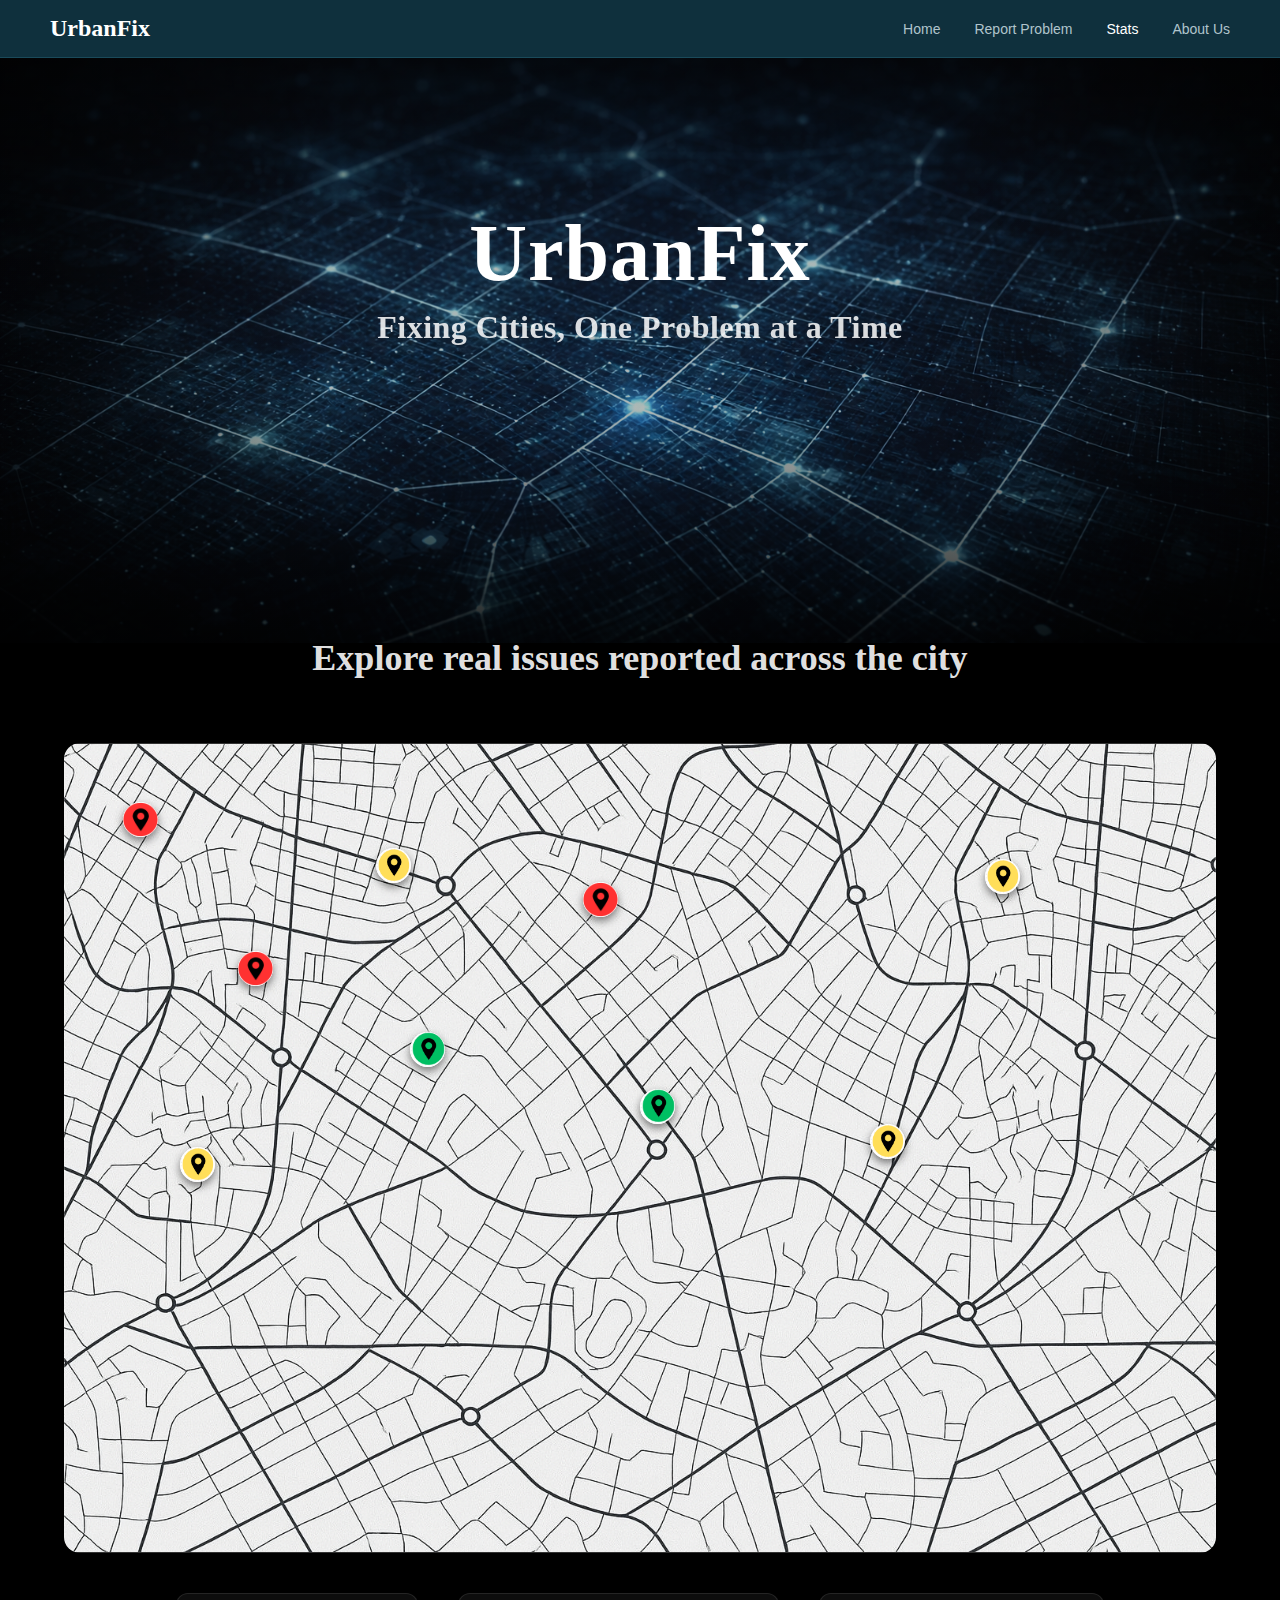
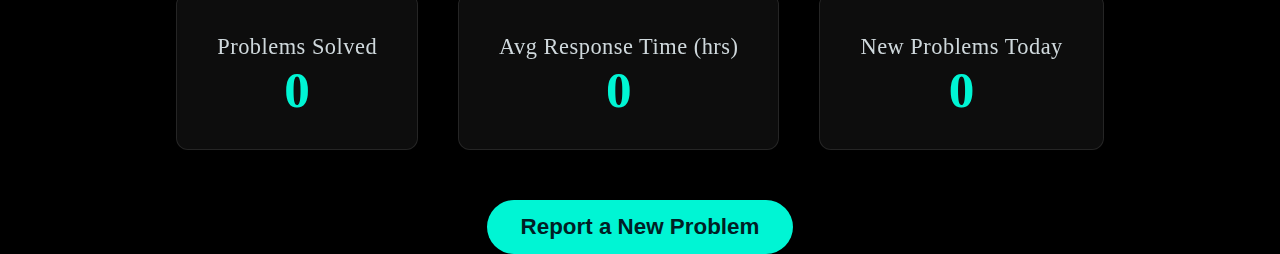
<file: index.html>
<!DOCTYPE html>
<html lang="en">
<head>
    <meta charset="UTF-8">
    <meta name="viewport" content="width=device-width, initial-scale=1.0">
    <title>UrbanFix</title>
    <link href="style.css" rel="stylesheet">
</head>
<body>
    <nav class="navbar">
        <div class="logo">UrbanFix</div>
        <div class="nav-links">
            <a href="index.html">Home</a>
            <a href="report.html">Report Problem</a>
            <a href="stats.html" class="active">Stats</a>
            <a href="about.html">About Us</a>
        </div>
    </nav>

    <div id="hero">
        <div id="headding">
            <h1 id="headding1">UrbanFix</h1>
            <h2 id="headding2">Fixing Cities, One Problem at a Time</h2>
        </div>
    </div>
    
</section>

    <div class="blend-transition">
    <div class="transition-text">
      <h2>Explore real issues reported across the city</h2>
    </div>
  </div>
    <div id="backgroundimg">
        <img class="cards" id="streetlight" src="streetlight.png">
        <img class="pins" id="pin1" src="green.png">
        <img class="cards" id="pothole" src="pothole.png">
        <img class="pins" id="pin2" src="green.png">
        <img class="cards" id="wheelchair" src="wheelchair.png">
        <img class="pins" id="pin3" src="red.png">
        <img class="cards" id="trafficlight" src="trafficlight.png">
        <img class="pins" id="pin4" src="yellow.png">
        <img class="cards" id="tree" src="tree.png">
        <img class="pins" id="pin5" src="yellow.png">
        <img class="cards" id="garbage" src="garbage.png">
        <img class="pins" id="pin6" src="red.png">
        <img class="cards" id="water" src="waterleakage.png">
        <img class="pins" id="pin7" src="yellow.png">
        <img class="cards" id="manhole" src="manhole.png">
        <img class="pins" id="pin8" src="red.png">
        <img class="cards" id="sign" src="sign.png">
        <img class="pins" id="pin9" src="yellow.png">
    </div>
   
    <section class="stats-section">


  <div class="stats-container">


    <div class="stat-card">
        <div class="stat-label">Problems Solved</div>
      <div class="stat-number" data-target="1245">0</div>
     
    </div>


    <div class="stat-card">
        <div class="stat-label">Avg Response Time (hrs)</div>
      <div class="stat-number" data-target="3.2">0</div>
     
    </div>


    <div class="stat-card">
        <div class="stat-label">New Problems Today</div>
      <div class="stat-number" data-target="18">0</div>
     
    </div>


  </div>

 <a href="report.html" style="text-decoration: none;">
  <button class="report-btn">
    Report a New Problem
  </button>

 </a>
  

</section>


    <script src="index.js"></script>
</body>
</html>
</file>
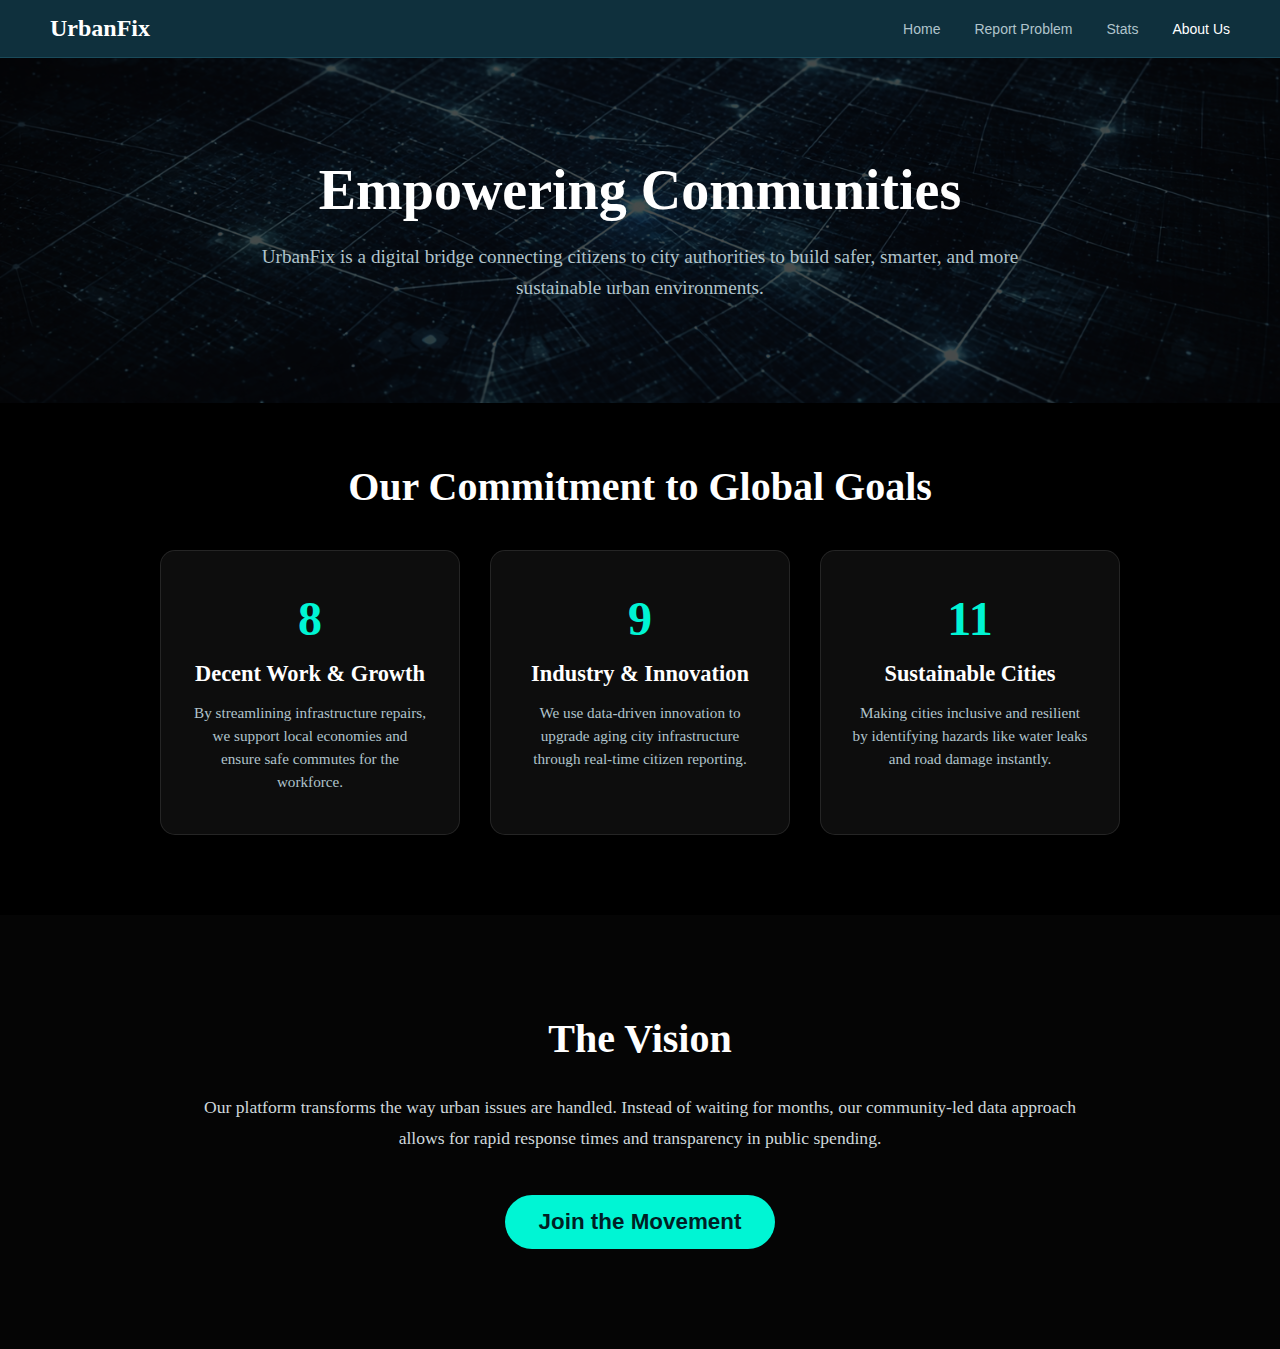
<file: about.html>
<!DOCTYPE html>
<html lang="en">
<head>
    <meta charset="UTF-8">
    <meta name="viewport" content="width=device-width, initial-scale=1.0">
    <title>About Us | UrbanFix</title>
    <link rel="stylesheet" href="style.css">
    <link rel="stylesheet" href="about.css">
</head>
<body>
    <nav class="navbar">
        <div class="logo">UrbanFix</div>
        <div class="nav-links">
            <a href="index.html">Home</a>
            <a href="report.html">Report Problem</a>
            <a href="stats.html">Stats</a>
            <a href="about.html" class="active">About Us</a>
        </div>
    </nav>

    <section class="about-hero">
        <h1>Empowering Communities</h1>
        <p>UrbanFix is a digital bridge connecting citizens to city authorities to build safer, smarter, and more sustainable urban environments.</p>
    </section>

    <section class="sdg-section">
        <h2 class="section-title">Our Commitment to Global Goals</h2>
        <div class="sdg-container">
            <div class="sdg-card" id="sdg8">
                <div class="sdg-number">8</div>
                <h3>Decent Work & Growth</h3>
                <p>By streamlining infrastructure repairs, we support local economies and ensure safe commutes for the workforce.</p>
            </div>
            <div class="sdg-card" id="sdg9">
                <div class="sdg-number">9</div>
                <h3>Industry & Innovation</h3>
                <p>We use data-driven innovation to upgrade aging city infrastructure through real-time citizen reporting.</p>
            </div>
            <div class="sdg-card" id="sdg11">
                <div class="sdg-number">11</div>
                <h3>Sustainable Cities</h3>
                <p>Making cities inclusive and resilient by identifying hazards like water leaks and road damage instantly.</p>
            </div>
        </div>
    </section>

    <section class="mission-section">
        <div class="mission-content">
            <h2>The Vision</h2>
            <p>Our platform transforms the way urban issues are handled. Instead of waiting for months, our community-led data approach allows for rapid response times and transparency in public spending.</p>
            <button class="report-btn" onclick="location.href='report.html'">Join the Movement</button>
        </div>
    </section>

    <script src="about.js"></script>
</body>
</html>
</file>
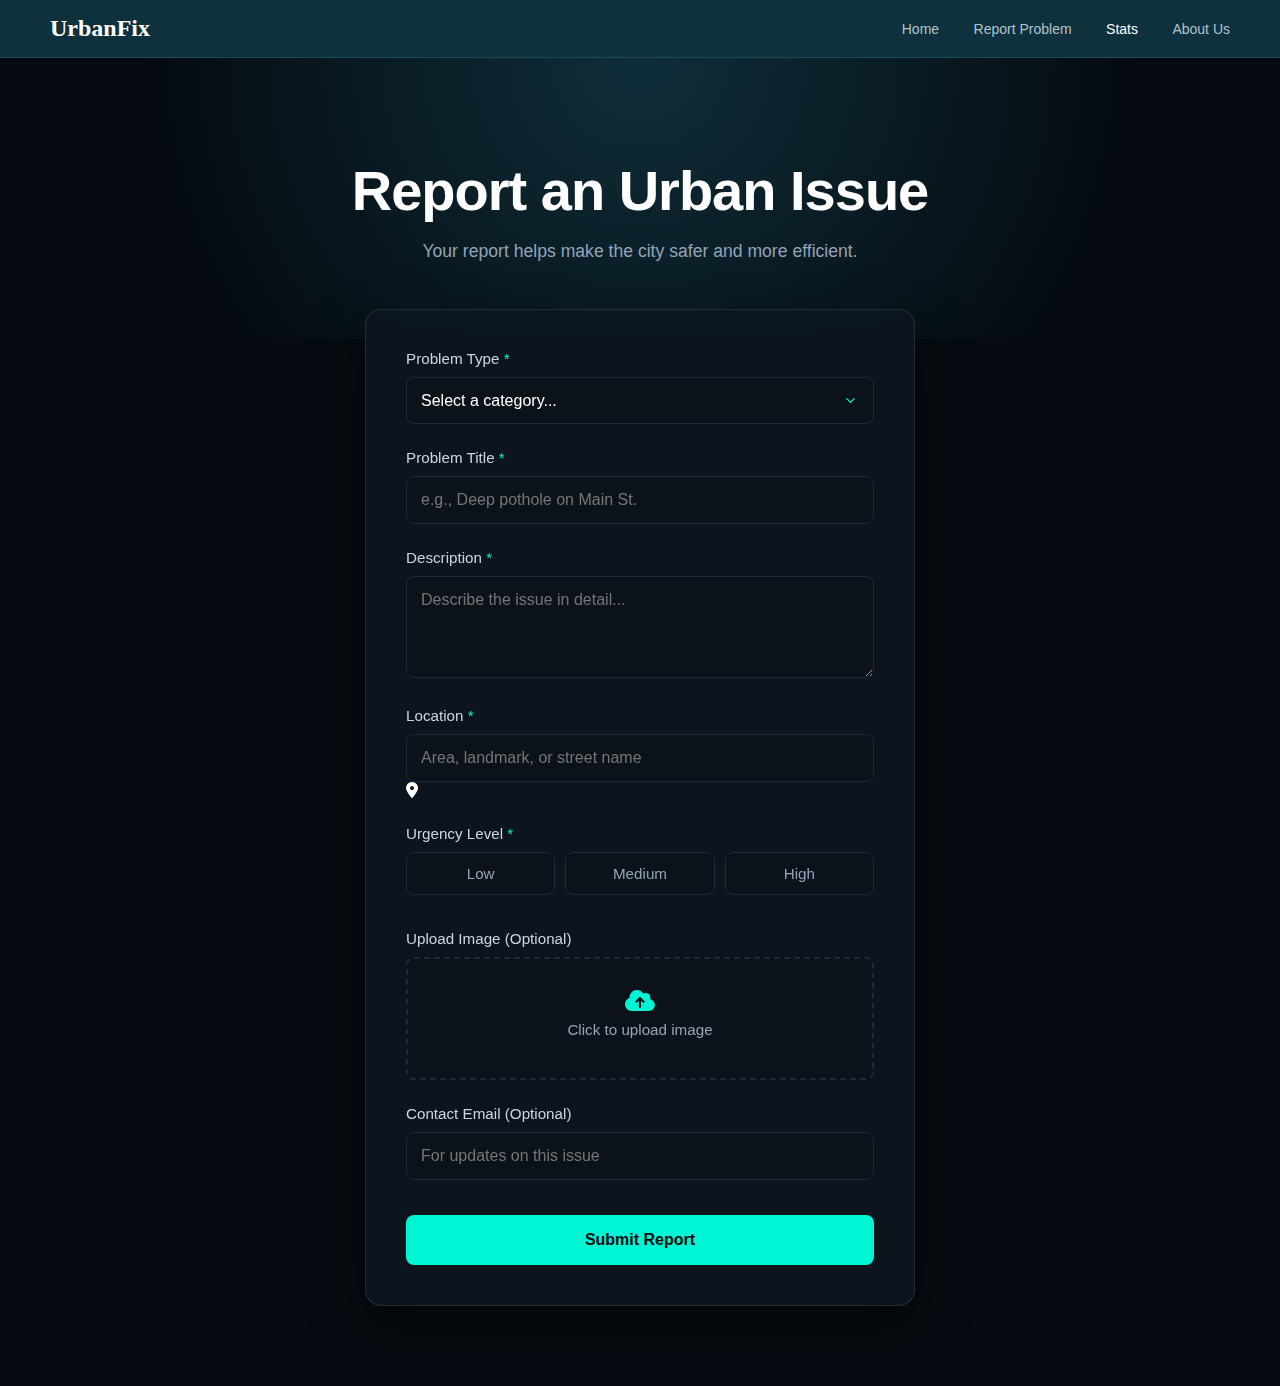
<file: report.html>
<!DOCTYPE html>
<html lang="en">
<head>
    <meta charset="UTF-8">
    <meta name="viewport" content="width=device-width, initial-scale=1.0">
    <title>Report Issue</title>
    <link rel="stylesheet" href="report.css">
    <link rel="stylesheet" href="https://cdnjs.cloudflare.com/ajax/libs/font-awesome/6.0.0/css/all.min.css">
</head>
<body>

   <nav class="navbar">
        <div class="logo">UrbanFix</div>
        <div class="nav-links">
            <a href="index.html">Home</a>
            <a href="report.html">Report Problem</a>
            <a href="stats.html" class="active">Stats</a>
            <a href="about.html">About Us</a>
        </div>
    </nav>

    <div class="report-hero">
        <h1>Report an Urban Issue</h1>
        <p>Your report helps make the city safer and more efficient.</p>
    </div>

    <section class="form-section">
        <form id="reportForm">
            
            <div class="form-group">
                <label>Problem Type <span class="required">*</span></label>
                <div class="select-wrapper">
                    <select required>
                        <option value="" disabled selected>Select a category...</option>
                        <option value="pothole">Pothole / Road Damage</option>
                        <option value="streetlight">Broken Streetlight</option>
                        <option value="garbage">Garbage / Sanitation</option>
                        <option value="water">Water Leakage</option>
                        <option value="other">Other</option>
                    </select>
                </div>
            </div>

            <div class="form-group">
                <label>Problem Title <span class="required">*</span></label>
                <input type="text" placeholder="e.g., Deep pothole on Main St." required>
            </div>

            <div class="form-group">
                <label>Description <span class="required">*</span></label>
                <textarea rows="4" placeholder="Describe the issue in detail..." required></textarea>
            </div>

            <div class="form-group">
                <label>Location <span class="required">*</span></label>
                <div class="input-icon-wrapper">
                    <input type="text" placeholder="Area, landmark, or street name" required>
                    <i class="fa-solid fa-location-dot icon"></i>
                </div>
            </div>

            <div class="form-group">
                <label>Urgency Level <span class="required">*</span></label>
                <div class="radio-group-styled">
                    <label class="radio-card">
                        <input type="radio" name="urgency" value="low" required>
                        <span class="card-content">Low</span>
                    </label>
                    <label class="radio-card">
                        <input type="radio" name="urgency" value="medium">
                        <span class="card-content">Medium</span>
                    </label>
                    <label class="radio-card">
                        <input type="radio" name="urgency" value="high">
                        <span class="card-content">High</span>
                    </label>
                </div>
            </div>

            <div class="form-group">
                <label>Upload Image (Optional)</label>
                <div class="file-upload-box">
                    <input type="file" id="fileInput" class="file-input-hidden">
                    <label for="fileInput" class="file-label">
                        <i class="fa-solid fa-cloud-arrow-up"></i>
                        <span>Click to upload image</span>
                    </label>
                </div>
            </div>

            <div class="form-group">
                <label>Contact Email (Optional)</label>
                <input type="email" placeholder="For updates on this issue">
            </div>

            <button type="submit" class="submit-btn">Submit Report</button>
        </form>

        <div id="successMessage" class="success hidden">
            <div class="success-icon">
                <i class="fa-solid fa-check"></i>
            </div>
            <h2>Report Submitted!</h2>
            <p>Thank you. Our team will verify this issue shortly.</p>
            <a href="index.html" class="home-btn">Back to Home</a>
        </div>
    </section>
  <script src="report.js"></script>
</body>
</html>
</file>
<file: style.css>
* {
        box-sizing: border-box;
        margin:0;
        padding: 0;
    }

    body {
        background-color: black;
        overflow-x: hidden; 
        width: 100%;
    }

    
   .navbar {
    background-color: #0f303d; 
    display: flex;
    justify-content: space-between;
    align-items: center;
    padding: 15px 50px;
    border-bottom: 1px solid #1a4a5a;
}

.logo {
    font-size: 24px;
    font-weight: bold;
    font-family: 'Georgia', serif; 
    color: white;
}

.nav-links a {
    color: #b0c4cc;
    text-decoration: none;
    margin-left: 30px;
    font-size: 14px;
    transition: color 0.3s;
    font-family: Arial, Helvetica, sans-serif;
}

.nav-links a:hover, .nav-links a.active {
    color: white;
}


    
    #hero * {
        position: relative;
        z-index: 1;
    }

    

    #hero::before {
    content: "";
    position: absolute;
    inset: 0;
    background:
       
        linear-gradient(to bottom,
            rgba(0,0,0,0.6) 0%,
            rgba(0,0,0,0.15) 30%
        ),

      
        linear-gradient(to top,
            rgba(0,0,0,0.85) 0%,
            rgba(0,0,0,0.15) 40%
        ),

      
        linear-gradient(to right,
            rgba(0,0,0,0.6) 0%,
            rgba(0,0,0,0) 25%
        ),

       
        linear-gradient(to left,
            rgba(0,0,0,0.6) 0%,
            rgba(0,0,0,0) 25%
        );
    z-index: 0;
}

    #hero {
    background-image: url("hero.png");
    height: 65vh;
    width: 100%;
    position: relative;
    background-repeat: no-repeat;
    background-size: cover;
   
    background-position: center 20%; 
}

    

    #headding {
        text-align: center;
        color: white;
    }

    #headding1 {
        font-size: 5rem; 
        padding-top: 150px;
        padding-bottom: 0px;
        font-family: Georgia, 'Times New Roman', Times, serif;
        margin-bottom: 10px;
        letter-spacing: 1px;
    }

    #headding2 {
        font-size: 2rem;
        margin-top: 0;
        font-family: 'Times New Roman', Times, serif;
        opacity: 0.85;
        letter-spacing: 0.5px;
    }

   
    #backgroundimg {
        background-image: url("map0.png");
        background-position: center;
        background-size: cover;
        background-repeat: no-repeat;
        width: 90%;
        height: 90vh;
        margin: 40px auto; 
        border-radius: 16px;
        border: 1px solid rgba(255,255,255,0.2); 
        box-shadow: 0 0 20px rgba(0,0,0,0.5); 
        filter: blur(0px);
        position: relative;
    }

  
    .pins {
        border-radius: 50%; 
        width: 35px;
        height: 35px; 
        cursor: pointer;
        position: absolute;
        transition: transform 0.2s;
        box-shadow: 0 4px 8px rgba(0,0,0,0.5);
    }

    .pins:hover {
        transform: scale(1.2);
        z-index: 10;
    }

    
    #pin1 { margin-top: 25%; margin-left: 30%; }
    #pin2 { margin-top: 30%; margin-left: 50%;  }
    #pin3 { margin-top: 5%; margin-left: 5%; }
    #pin4 { margin-top: 35%; margin-left: 10%;  }
    #pin5 { margin-top: 10%; margin-left: 80%;  }
    #pin6 { margin-top: 12%; margin-left: 45%;  }
    #pin7 { margin-top: 33%; margin-left: 70%;  }
    #pin8 { margin-top: 18%; margin-left: 15%;  }
    #pin9 { margin-top: 9%; margin-left: 27%;  }

    

.cards{
  display: none;
  width: 15%;
  position: absolute;
  bottom: 16px;
  right: 16px;
  box-shadow: 10px 10px 5px rgb(143, 144, 145);
  border-radius: 10px;
}

 
 

    .blend-transition {
    position: relative;   
    width: 100%;
    height: 60px;
    background: linear-gradient(
        to bottom,
        rgba(0,0,0,0) 0%,
        rgba(0,0,0,0.9) 100%
    );
    display: flex;
    justify-content: center;
    align-items: center;
}
    

    .transition-text {
        text-align: center;
        color: rgba(255, 255, 255, 0.9);
        font-size: 1.5rem;
        padding-top: 10px;
        padding-bottom: 40px;
    }

    
    #stats-section {
        background: black;
        padding: 80px 20px;
        text-align: center;
    }

    .stats-container {
        display: flex;
        justify-content: center;
        gap: 40px;
        max-width: 1100px;
        margin: 0 auto 50px;
        flex-wrap: wrap;
    }

    .stat-card {
        background: rgba(255, 255, 255, 0.05);
        border: 1px solid rgba(255, 255, 255, 0.1);
        border-radius: 12px;
        padding: 30px 40px;
        min-width: 220px;
        backdrop-filter: blur(6px);
        text-align: center;
    }

    .stat-number {
        font-size: 3.2rem;
        font-weight: 700;
        color: #00f5d4;
    }

    .stat-label {
        margin-top: 10px;
        font-size: 1.4rem;
        color: #cfd8dc;
        letter-spacing: 0.5px;
    }

    .report-btn {
        background: #00f5d4;
        color: #001f25;
        font-size: 1.4rem;
        font-weight: 600;
        padding: 14px 34px;
        border: none;
        border-radius: 50px; 
        cursor: pointer;
        transition: 0.3s ease;
        display: block; 
        margin: 0 auto; 
    }

    .report-btn:hover {
        background: #92ffef;
        transform: translateY(-2px);
    }
</file>
<file: about.css>
.about-hero {
    text-align: center;
    padding: 100px 20px;
    background: linear-gradient(rgba(0,0,0,0.7), rgba(0,0,0,0.7)), url('hero.png');
    background-size: cover;
    background-position: center;
}

.about-hero h1 {
    font-size: 3.5rem;
    color: #fff;
    margin-bottom: 20px;
}

.about-hero p {
    max-width: 800px;
    margin: 0 auto;
    font-size: 1.2rem;
    color: #b0c4cc;
    line-height: 1.6;
}

.section-title {
    text-align: center;
    color: #fff;
    font-size: 2.5rem;
    margin: 60px 0 40px;
}

.sdg-container {
    display: flex;
    justify-content: center;
    gap: 30px;
    padding: 0 5%;
    flex-wrap: wrap;
    margin-bottom: 80px;
}

.sdg-card {
    background: rgba(255, 255, 255, 0.05);
    border: 1px solid rgba(255, 255, 255, 0.1);
    padding: 40px 30px;
    border-radius: 15px;
    width: 300px;
    text-align: center;
    transition: transform 0.3s ease, border-color 0.3s ease;
    opacity: 0; 
    transform: translateY(30px);
}

.sdg-card.show {
    opacity: 1;
    transform: translateY(0);
}

.sdg-card:hover {
    border-color: #00f5d4;
    transform: translateY(-10px);
}

.sdg-number {
    font-size: 3rem;
    font-weight: 800;
    color: #00f5d4;
    margin-bottom: 15px;
}

.sdg-card h3 {
    color: #fff;
    margin-bottom: 15px;
    font-size: 1.4rem;
}

.sdg-card p {
    color: #b0c4cc;
    font-size: 0.95rem;
    line-height: 1.5;
}

.mission-section {
    background: #050505;
    padding: 100px 5%;
    text-align: center;
}

.mission-content h2 {
    color: #fff;
    font-size: 2.5rem;
    margin-bottom: 30px;
}

.mission-content p {
    max-width: 900px;
    margin: 0 auto 40px;
    color: #cfd8dc;
    font-size: 1.1rem;
    line-height: 1.8;
}
</file>
<file: report.css>
* {
    box-sizing: border-box;
    font-family: 'Segoe UI', Roboto, Helvetica, Arial, sans-serif;
}

body {
    margin: 0;
    background-color: #050b10;
    color: #ffffff;
}


.report-hero {
    text-align: center;
    padding: 100px 20px 60px;
    background: radial-gradient(circle at top, #0f2e3a 0%, #050b10 70%);
}

.report-hero h1 {
    font-size: 3.5rem;
    margin: 0 0 15px;
    letter-spacing: -1px;
}

.report-hero p {
    font-size: 1.1rem;
    color: #94a3b8;
}


.form-section {
    display: flex;
    justify-content: center;
    padding: 0 20px 80px;
    margin-top: -30px; }

form, .success {
    background: rgba(14, 22, 33, 0.8);
    border: 1px solid rgba(255, 255, 255, 0.1);
    border-radius: 16px;
    padding: 40px;
    width: 100%;
    max-width: 550px;
    backdrop-filter: blur(12px);
    box-shadow: 0 20px 50px rgba(0, 0, 0, 0.5);
}

.form-group {
    margin-bottom: 25px;
}

label {
    display: block;
    margin-bottom: 10px;
    font-size: 0.95rem;
    color: #cbd5e1;
    font-weight: 500;
}

.required { color: #00f5d4; }


input[type="text"], 
input[type="email"], 
textarea, 
select {
    width: 100%;
    padding: 14px;
    border-radius: 8px;
    border: 1px solid #1e293b;
    background: #0b1219;
    color: white;
    font-size: 1rem;
    transition: all 0.3s ease;
}

input:focus, textarea:focus, select:focus {
    outline: none;
    border-color: #00f5d4;
    box-shadow: 0 0 0 3px rgba(0, 245, 212, 0.15);
    background: #0f1821;
}


select {
    appearance: none; 
    background-image: url("data:image/svg+xml;charset=UTF-8,%3csvg xmlns='http://www.w3.org/2000/svg' viewBox='0 0 24 24' fill='none' stroke='%2300f5d4' stroke-width='2' stroke-linecap='round' stroke-linejoin='round'%3e%3cpolyline points='6 9 12 15 18 9'%3e%3c/polyline%3e%3c/svg%3e");
    background-repeat: no-repeat;
    background-position: right 15px center;
    background-size: 15px;
    cursor: pointer;
}


.radio-group-styled {
    display: flex;
    gap: 10px;
}

.radio-card {
    flex: 1;
    cursor: pointer;
}


.radio-card input {
    display: none; 
}


.card-content {
    display: block;
    text-align: center;
    padding: 12px;
    border-radius: 8px;
    background: #0b1219;
    border: 1px solid #1e293b;
    color: #94a3b8;
    transition: all 0.3s ease;
    font-weight: 500;
}


.radio-card input:checked + .card-content {
    background: rgba(0, 245, 212, 0.15);
    border-color: #00f5d4;
    color: #00f5d4;
    box-shadow: 0 0 15px rgba(0, 245, 212, 0.1);
}


.file-upload-box {
    position: relative;
    border: 2px dashed #1e293b;
    border-radius: 8px;
    padding: 30px;
    text-align: center;
    transition: border-color 0.3s;
    background: #0b1219;
}

.file-upload-box:hover {
    border-color: #00f5d4;
}

.file-input-hidden {
    position: absolute;
    width: 100%;
    height: 100%;
    top: 0;
    left: 0;
    opacity: 0;
    cursor: pointer;
}

.file-label {
    display: flex;
    flex-direction: column;
    align-items: center;
    gap: 8px;
    color: #94a3b8;
    cursor: pointer;
}

.file-label i {
    font-size: 1.5rem;
    color: #00f5d4;
}


.submit-btn {
    width: 100%;
    padding: 16px;
    border-radius: 8px;
    border: none;
    background: #00f5d4;
    color: #050b10;
    font-size: 1rem;
    font-weight: 700;
    cursor: pointer;
    transition: transform 0.2s, box-shadow 0.2s;
    margin-top: 10px;
}

.submit-btn:hover {
    background: #1affde;
    transform: translateY(-2px);
    box-shadow: 0 5px 15px rgba(0, 245, 212, 0.3);
}

.submit-btn:active {
    transform: translateY(0);
}


.hidden { display: none; }

.success {
    text-align: center;
    border-color: #00f5d4; 
}

.success-icon {
    width: 60px;
    height: 60px;
    background: rgba(0, 245, 212, 0.1);
    border-radius: 50%;
    display: flex;
    align-items: center;
    justify-content: center;
    margin: 0 auto 20px;
}

.success-icon i {
    font-size: 30px;
    color: #00f5d4;
}

.home-btn {
    display: inline-block;
    margin-top: 20px;
    text-decoration: none;
    color: #00f5d4;
    font-weight: 600;
}


.navbar {
    background-color: #0f303d; 
    display: flex;
    justify-content: space-between;
    align-items: center;
    padding: 15px 50px;
    border-bottom: 1px solid #1a4a5a;
}

.logo {
    font-size: 24px;
    font-weight: bold;
    font-family: 'Georgia', serif; 
    color: white;
}

.nav-links a {
    color: #b0c4cc;
    text-decoration: none;
    margin-left: 30px;
    font-size: 14px;
    transition: color 0.3s;
}

.nav-links a:hover, .nav-links a.active {
    color: white;
}
</file>
